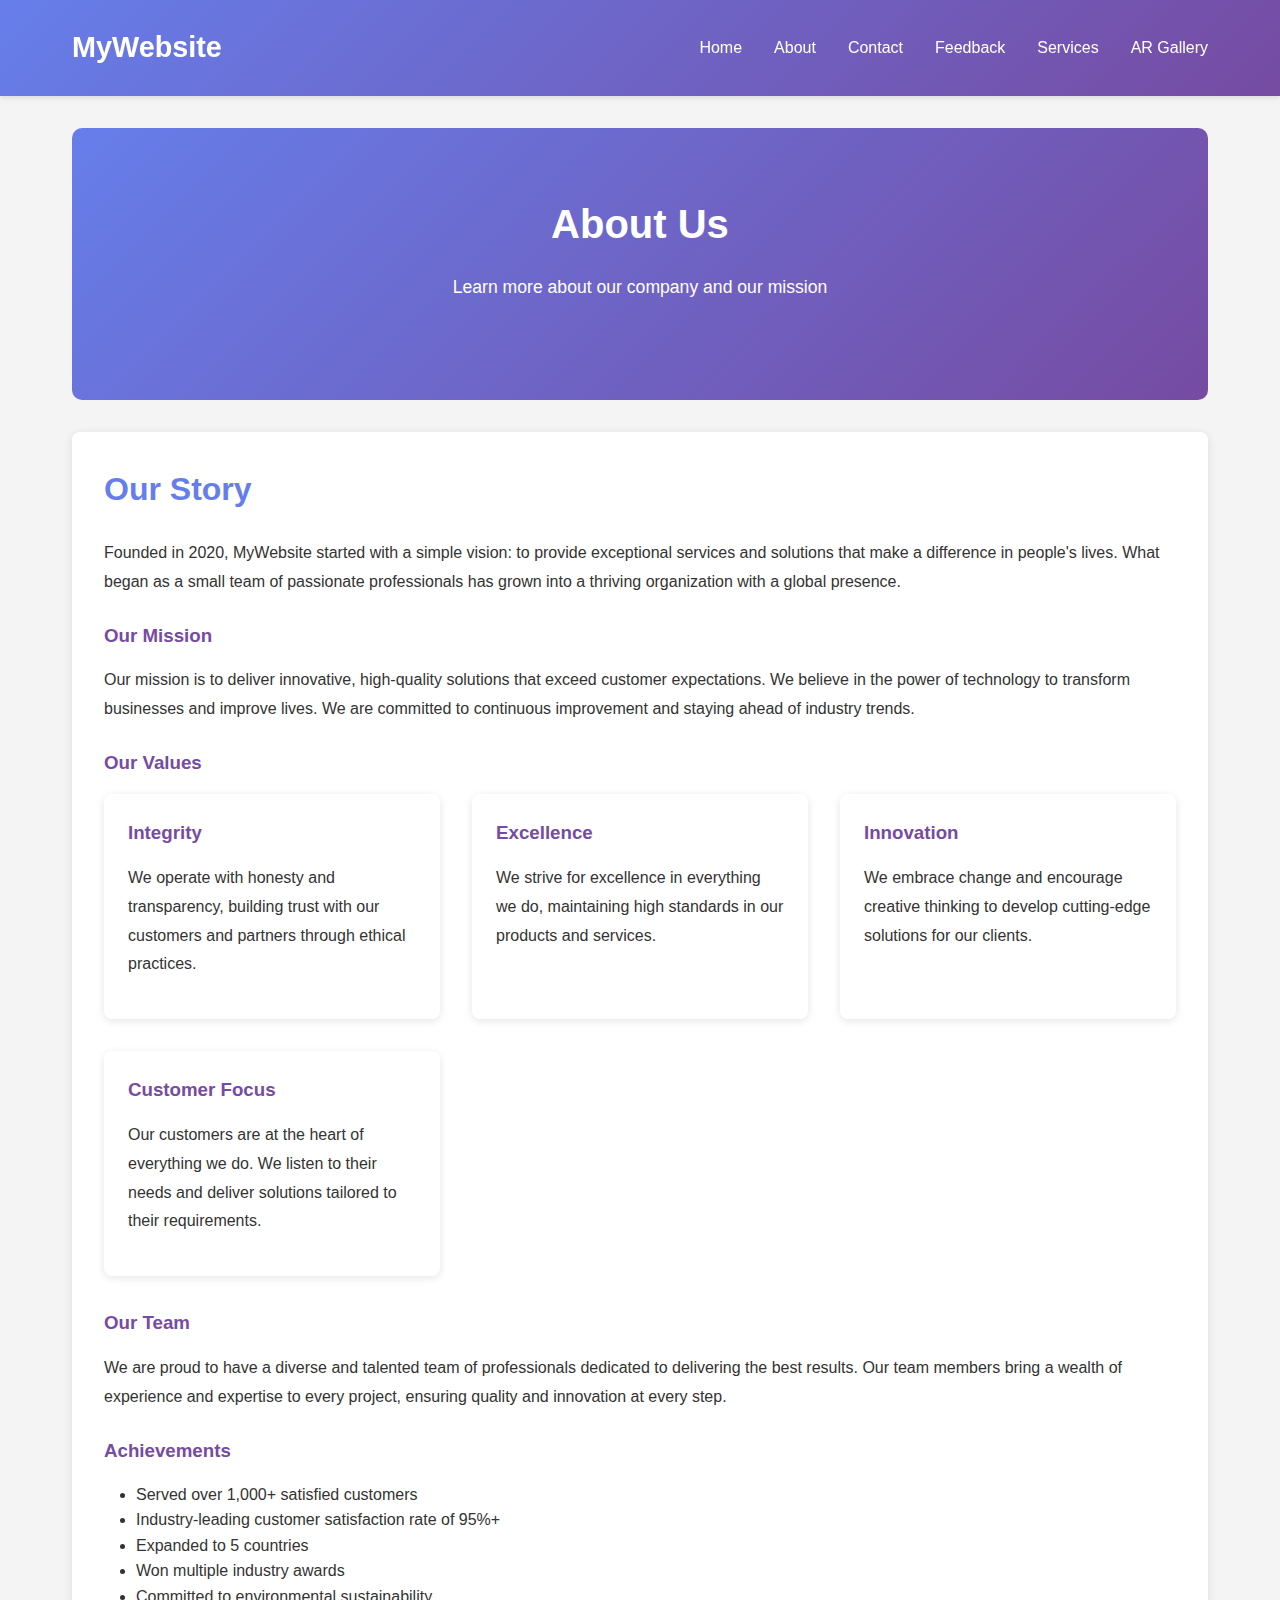
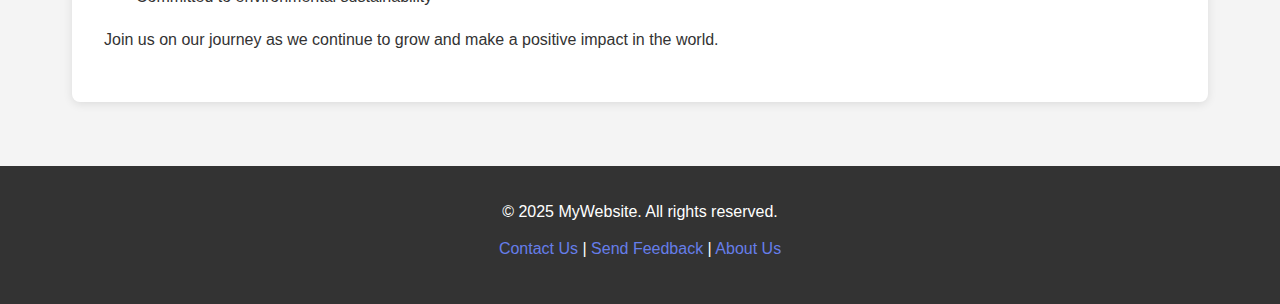
<file: about.html>
<!DOCTYPE html>
<html lang="en">
<head>
    <meta charset="UTF-8">
    <meta name="viewport" content="width=device-width, initial-scale=1.0">
    <title>About Us - Our Story and Mission</title>
    <link rel="stylesheet" href="style.css">
</head>
<body>
    <header>
        <nav>
            <a href="index.html" class="logo">MyWebsite</a>
            <ul>
                <li><a href="index.html">Home</a></li>
                <li><a href="about.html">About</a></li>
                <li><a href="contact.html">Contact</a></li>
                <li><a href="feedback.html">Feedback</a></li>
                <li><a href="services.html">Services</a></li>
                <li><a href="ar-gallery.html">AR Gallery</a></li>
            </ul>
        </nav>
    </header>

    <div class="container">
        <section class="hero">
            <h1>About Us</h1>
            <p>Learn more about our company and our mission</p>
        </section>

        <main>
            <h2>Our Story</h2>
            <p>Founded in 2020, MyWebsite started with a simple vision: to provide exceptional services and solutions that make a difference in people's lives. What began as a small team of passionate professionals has grown into a thriving organization with a global presence.</p>

            <h3>Our Mission</h3>
            <p>Our mission is to deliver innovative, high-quality solutions that exceed customer expectations. We believe in the power of technology to transform businesses and improve lives. We are committed to continuous improvement and staying ahead of industry trends.</p>

            <h3>Our Values</h3>
            <div class="cards-container">
                <div class="card">
                    <h3>Integrity</h3>
                    <p>We operate with honesty and transparency, building trust with our customers and partners through ethical practices.</p>
                </div>
                <div class="card">
                    <h3>Excellence</h3>
                    <p>We strive for excellence in everything we do, maintaining high standards in our products and services.</p>
                </div>
                <div class="card">
                    <h3>Innovation</h3>
                    <p>We embrace change and encourage creative thinking to develop cutting-edge solutions for our clients.</p>
                </div>
                <div class="card">
                    <h3>Customer Focus</h3>
                    <p>Our customers are at the heart of everything we do. We listen to their needs and deliver solutions tailored to their requirements.</p>
                </div>
            </div>

            <h3>Our Team</h3>
            <p>We are proud to have a diverse and talented team of professionals dedicated to delivering the best results. Our team members bring a wealth of experience and expertise to every project, ensuring quality and innovation at every step.</p>

            <h3>Achievements</h3>
            <ul style="margin-left: 2rem; margin-bottom: 1rem;">
                <li>Served over 1,000+ satisfied customers</li>
                <li>Industry-leading customer satisfaction rate of 95%+</li>
                <li>Expanded to 5 countries</li>
                <li>Won multiple industry awards</li>
                <li>Committed to environmental sustainability</li>
            </ul>

            <p>Join us on our journey as we continue to grow and make a positive impact in the world.</p>
        </main>
    </div>

    <footer>
        <p>&copy; 2025 MyWebsite. All rights reserved.</p>
        <p><a href="contact.html">Contact Us</a> | <a href="feedback.html">Send Feedback</a> | <a href="about.html">About Us</a></p>
    </footer>
</body>
</html>
</file>
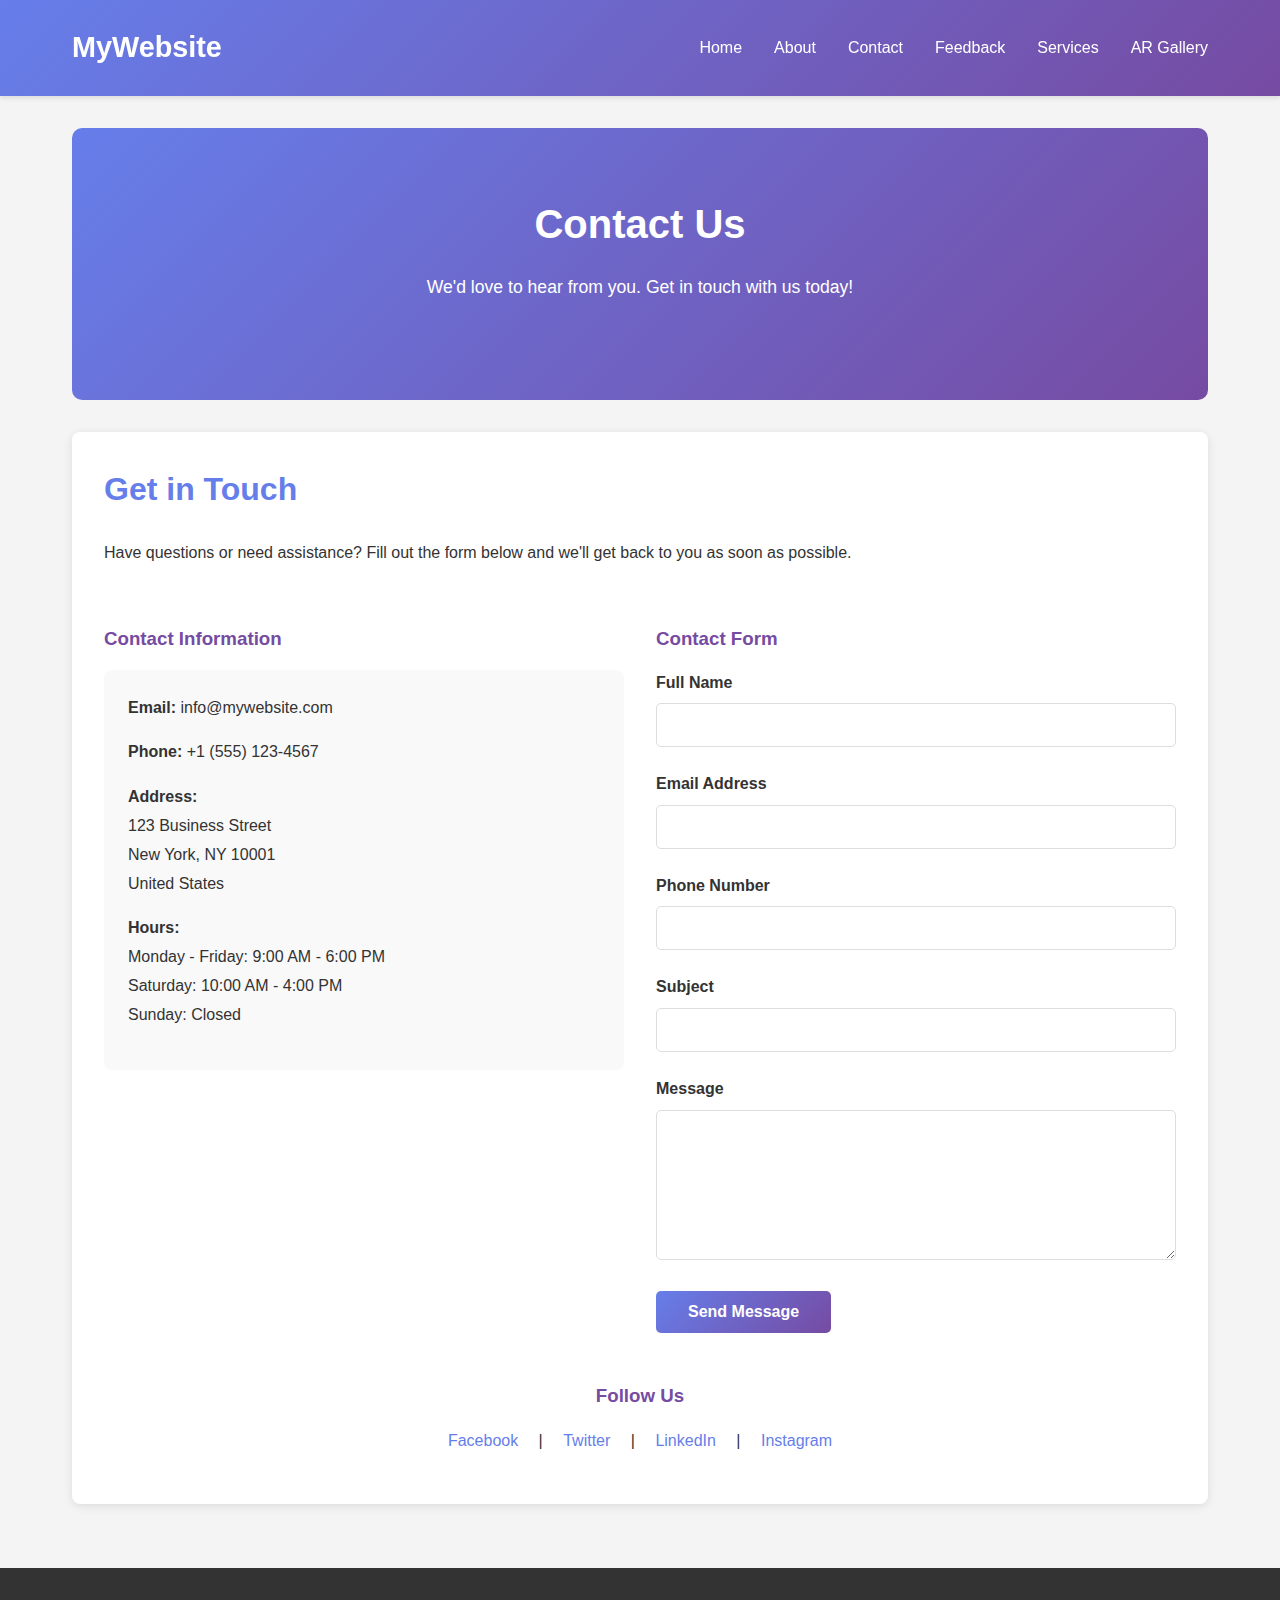
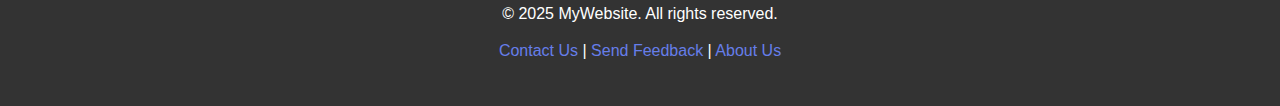
<file: contact.html>
<!DOCTYPE html>
<html lang="en">
<head>
    <meta charset="UTF-8">
    <meta name="viewport" content="width=device-width, initial-scale=1.0">
    <title>Contact Us - Get in Touch</title>
    <link rel="stylesheet" href="style.css">
</head>
<body>
    <header>
        <nav>
            <a href="index.html" class="logo">MyWebsite</a>
            <ul>
                <li><a href="index.html">Home</a></li>
                <li><a href="about.html">About</a></li>
                <li><a href="contact.html">Contact</a></li>
                <li><a href="feedback.html">Feedback</a></li>
                <li><a href="services.html">Services</a></li>
                <li><a href="ar-gallery.html">AR Gallery</a></li>
            </ul>
        </nav>
    </header>

    <div class="container">
        <section class="hero">
            <h1>Contact Us</h1>
            <p>We'd love to hear from you. Get in touch with us today!</p>
        </section>

        <main>
            <h2>Get in Touch</h2>
            <p>Have questions or need assistance? Fill out the form below and we'll get back to you as soon as possible.</p>

            <div style="display: grid; grid-template-columns: 1fr 1fr; gap: 2rem; margin: 2rem 0;">
                <div>
                    <h3>Contact Information</h3>
                    <div style="background: #f9f9f9; padding: 1.5rem; border-radius: 8px;">
                        <p><strong>Email:</strong> info@mywebsite.com</p>
                        <p><strong>Phone:</strong> +1 (555) 123-4567</p>
                        <p><strong>Address:</strong><br>
                        123 Business Street<br>
                        New York, NY 10001<br>
                        United States</p>
                        <p><strong>Hours:</strong><br>
                        Monday - Friday: 9:00 AM - 6:00 PM<br>
                        Saturday: 10:00 AM - 4:00 PM<br>
                        Sunday: Closed</p>
                    </div>
                </div>

                <div>
                    <h3>Contact Form</h3>
                    <form>
                        <div class="form-group">
                            <label for="name">Full Name</label>
                            <input type="text" id="name" name="name" required>
                        </div>
                        <div class="form-group">
                            <label for="email">Email Address</label>
                            <input type="email" id="email" name="email" required>
                        </div>
                        <div class="form-group">
                            <label for="phone">Phone Number</label>
                            <input type="text" id="phone" name="phone">
                        </div>
                        <div class="form-group">
                            <label for="subject">Subject</label>
                            <input type="text" id="subject" name="subject" required>
                        </div>
                        <div class="form-group">
                            <label for="message">Message</label>
                            <textarea id="message" name="message" required></textarea>
                        </div>
                        <button type="submit">Send Message</button>
                    </form>
                </div>
            </div>

            <h3 style="text-align: center; margin-top: 3rem;">Follow Us</h3>
            <p style="text-align: center;">
                <a href="#" style="margin: 0 1rem; color: #667eea; text-decoration: none;">Facebook</a> |
                <a href="#" style="margin: 0 1rem; color: #667eea; text-decoration: none;">Twitter</a> |
                <a href="#" style="margin: 0 1rem; color: #667eea; text-decoration: none;">LinkedIn</a> |
                <a href="#" style="margin: 0 1rem; color: #667eea; text-decoration: none;">Instagram</a>
            </p>
        </main>
    </div>

    <footer>
        <p>&copy; 2025 MyWebsite. All rights reserved.</p>
        <p><a href="contact.html">Contact Us</a> | <a href="feedback.html">Send Feedback</a> | <a href="about.html">About Us</a></p>
    </footer>
</body>
</html>
</file>
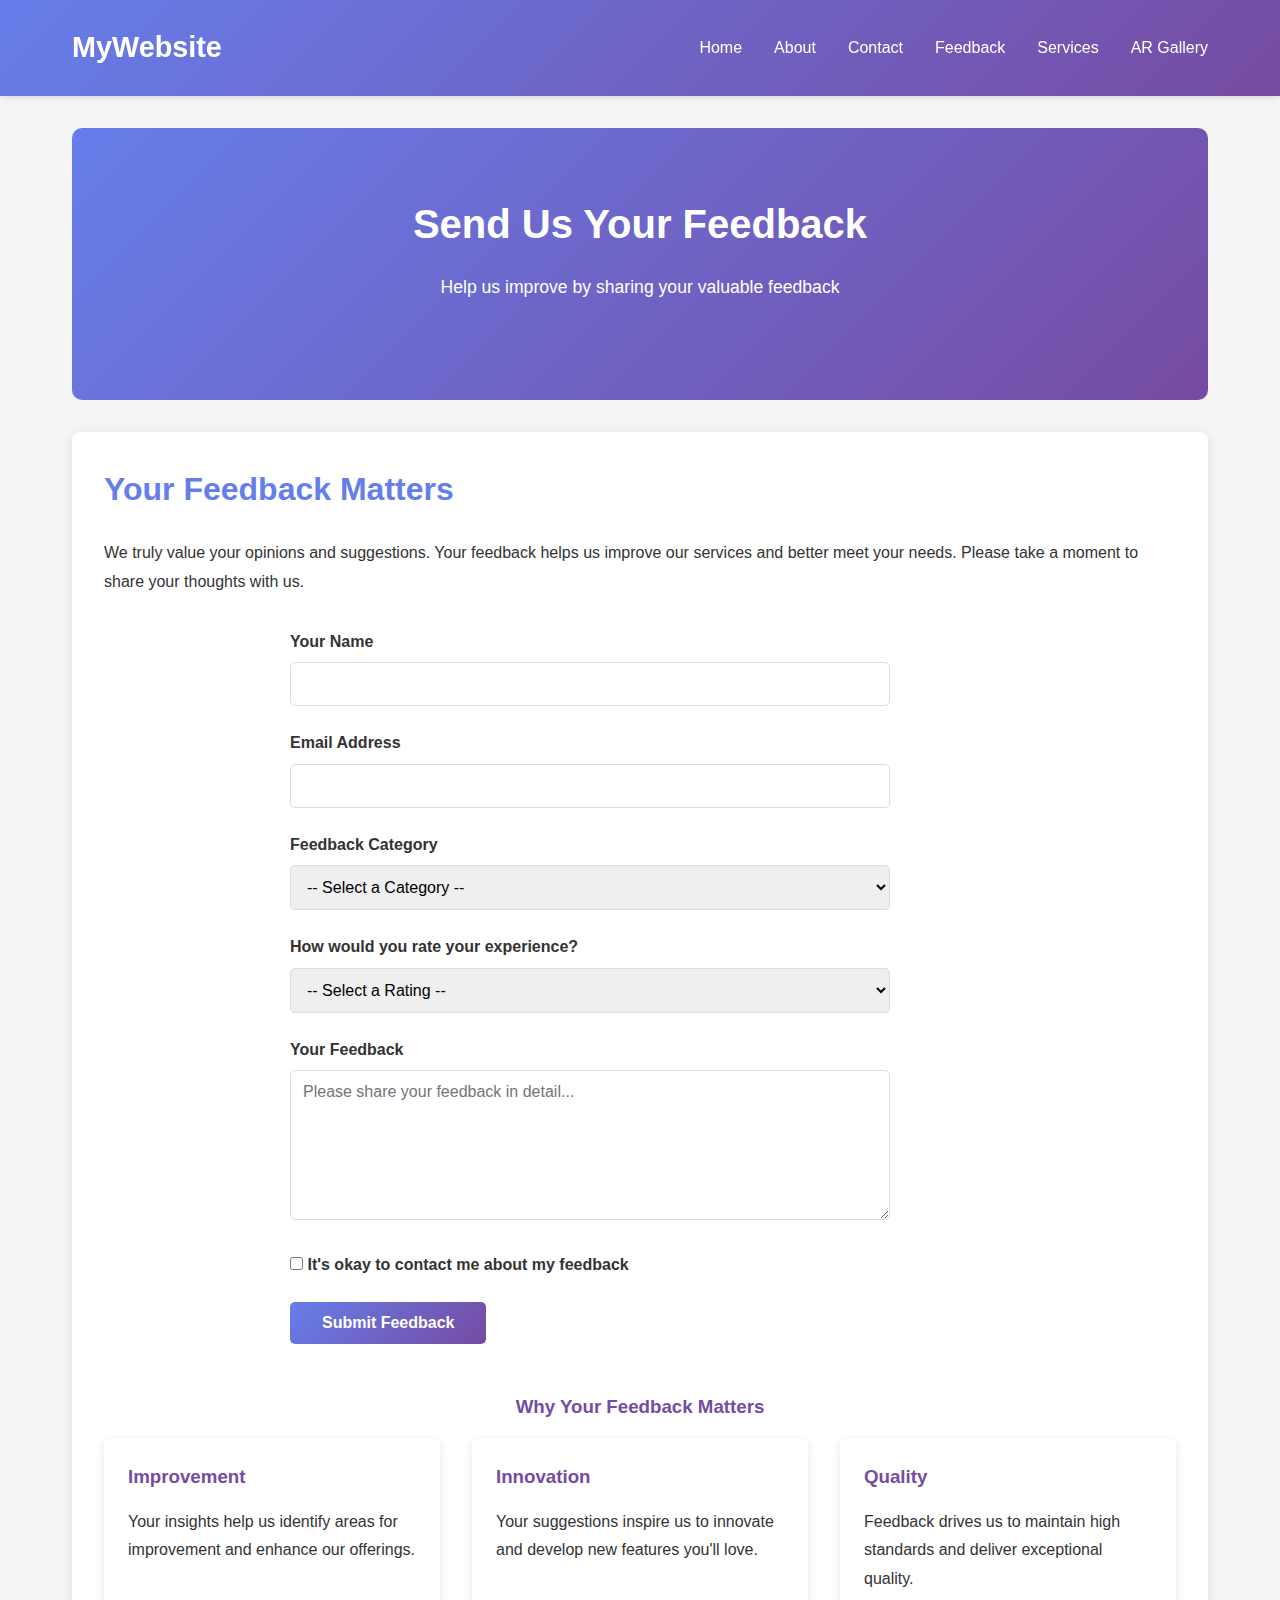
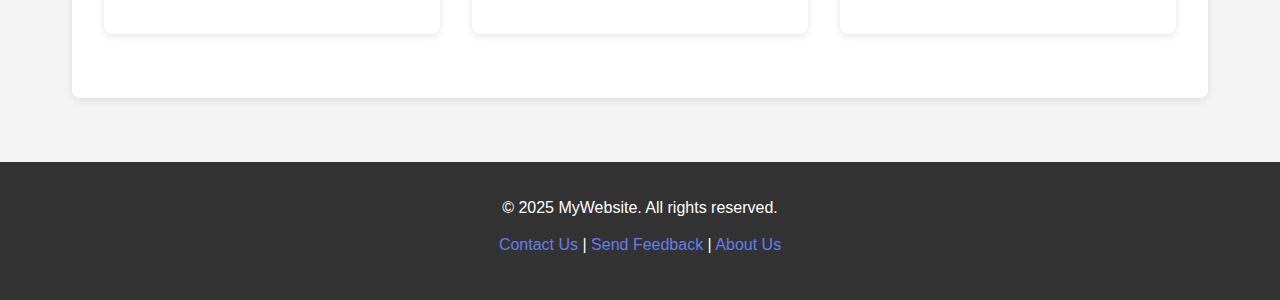
<file: feedback.html>
<!DOCTYPE html>
<html lang="en">
<head>
    <meta charset="UTF-8">
    <meta name="viewport" content="width=device-width, initial-scale=1.0">
    <title>Feedback - Share Your Thoughts</title>
    <link rel="stylesheet" href="style.css">
</head>
<body>
    <header>
        <nav>
            <a href="index.html" class="logo">MyWebsite</a>
            <ul>
                <li><a href="index.html">Home</a></li>
                <li><a href="about.html">About</a></li>
                <li><a href="contact.html">Contact</a></li>
                <li><a href="feedback.html">Feedback</a></li>
                <li><a href="services.html">Services</a></li>
                <li><a href="ar-gallery.html">AR Gallery</a></li>
            </ul>
        </nav>
    </header>

    <div class="container">
        <section class="hero">
            <h1>Send Us Your Feedback</h1>
            <p>Help us improve by sharing your valuable feedback</p>
        </section>

        <main>
            <h2>Your Feedback Matters</h2>
            <p>We truly value your opinions and suggestions. Your feedback helps us improve our services and better meet your needs. Please take a moment to share your thoughts with us.</p>

            <div style="max-width: 700px; margin: 2rem auto;">
                <form>
                    <div class="form-group">
                        <label for="feedback-name">Your Name</label>
                        <input type="text" id="feedback-name" name="name" required>
                    </div>

                    <div class="form-group">
                        <label for="feedback-email">Email Address</label>
                        <input type="email" id="feedback-email" name="email" required>
                    </div>

                    <div class="form-group">
                        <label for="category">Feedback Category</label>
                        <select id="category" name="category" required>
                            <option value="">-- Select a Category --</option>
                            <option value="product">Product/Service Quality</option>
                            <option value="customer-service">Customer Service</option>
                            <option value="website">Website Experience</option>
                            <option value="pricing">Pricing</option>
                            <option value="other">Other</option>
                        </select>
                    </div>

                    <div class="form-group">
                        <label for="rating">How would you rate your experience?</label>
                        <select id="rating" name="rating" required>
                            <option value="">-- Select a Rating --</option>
                            <option value="5">Excellent (5/5)</option>
                            <option value="4">Very Good (4/5)</option>
                            <option value="3">Good (3/5)</option>
                            <option value="2">Fair (2/5)</option>
                            <option value="1">Poor (1/5)</option>
                        </select>
                    </div>

                    <div class="form-group">
                        <label for="feedback-message">Your Feedback</label>
                        <textarea id="feedback-message" name="message" placeholder="Please share your feedback in detail..." required></textarea>
                    </div>

                    <div class="form-group">
                        <label for="allow-contact">
                            <input type="checkbox" id="allow-contact" name="allow_contact"> 
                            It's okay to contact me about my feedback
                        </label>
                    </div>

                    <button type="submit">Submit Feedback</button>
                </form>
            </div>

            <h3 style="text-align: center; margin-top: 3rem;">Why Your Feedback Matters</h3>
            <div class="cards-container">
                <div class="card">
                    <h3>Improvement</h3>
                    <p>Your insights help us identify areas for improvement and enhance our offerings.</p>
                </div>
                <div class="card">
                    <h3>Innovation</h3>
                    <p>Your suggestions inspire us to innovate and develop new features you'll love.</p>
                </div>
                <div class="card">
                    <h3>Quality</h3>
                    <p>Feedback drives us to maintain high standards and deliver exceptional quality.</p>
                </div>
            </div>
        </main>
    </div>

    <footer>
        <p>&copy; 2025 MyWebsite. All rights reserved.</p>
        <p><a href="contact.html">Contact Us</a> | <a href="feedback.html">Send Feedback</a> | <a href="about.html">About Us</a></p>
    </footer>
</body>
</html>
</file>
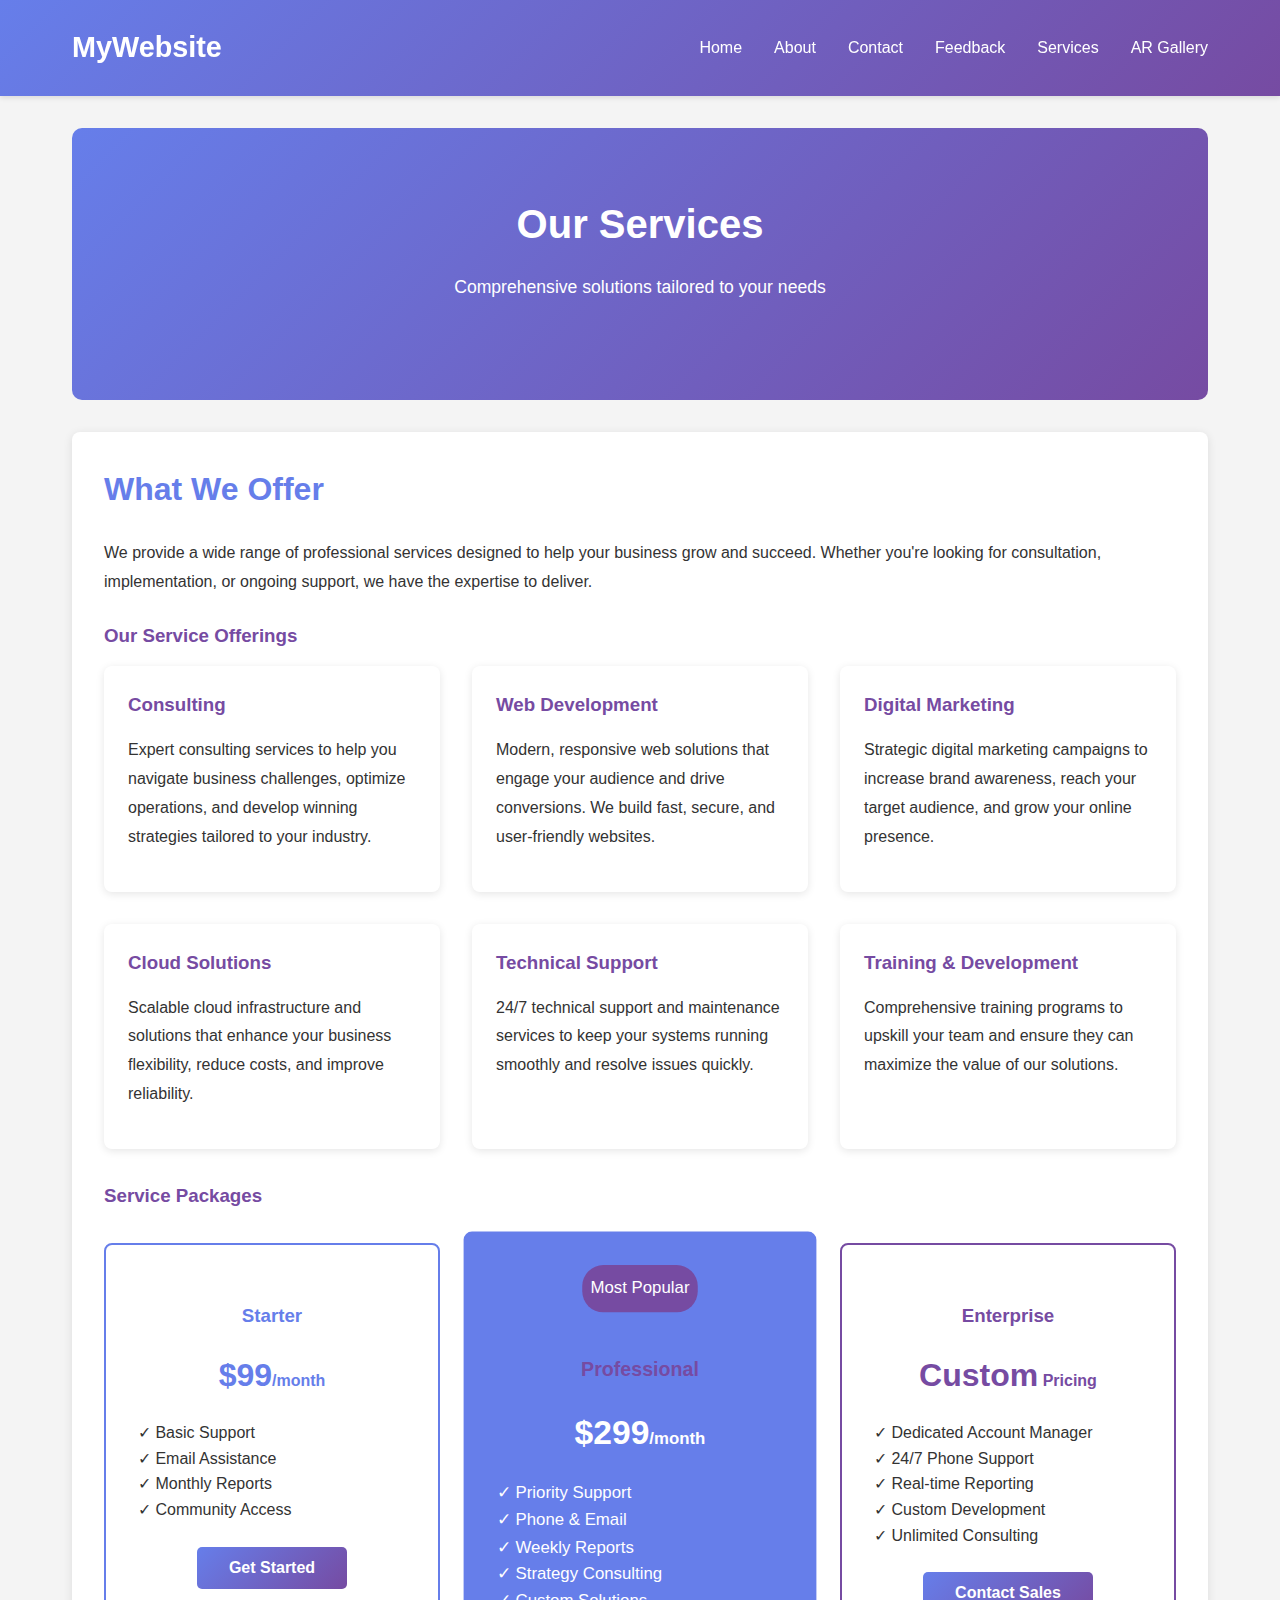
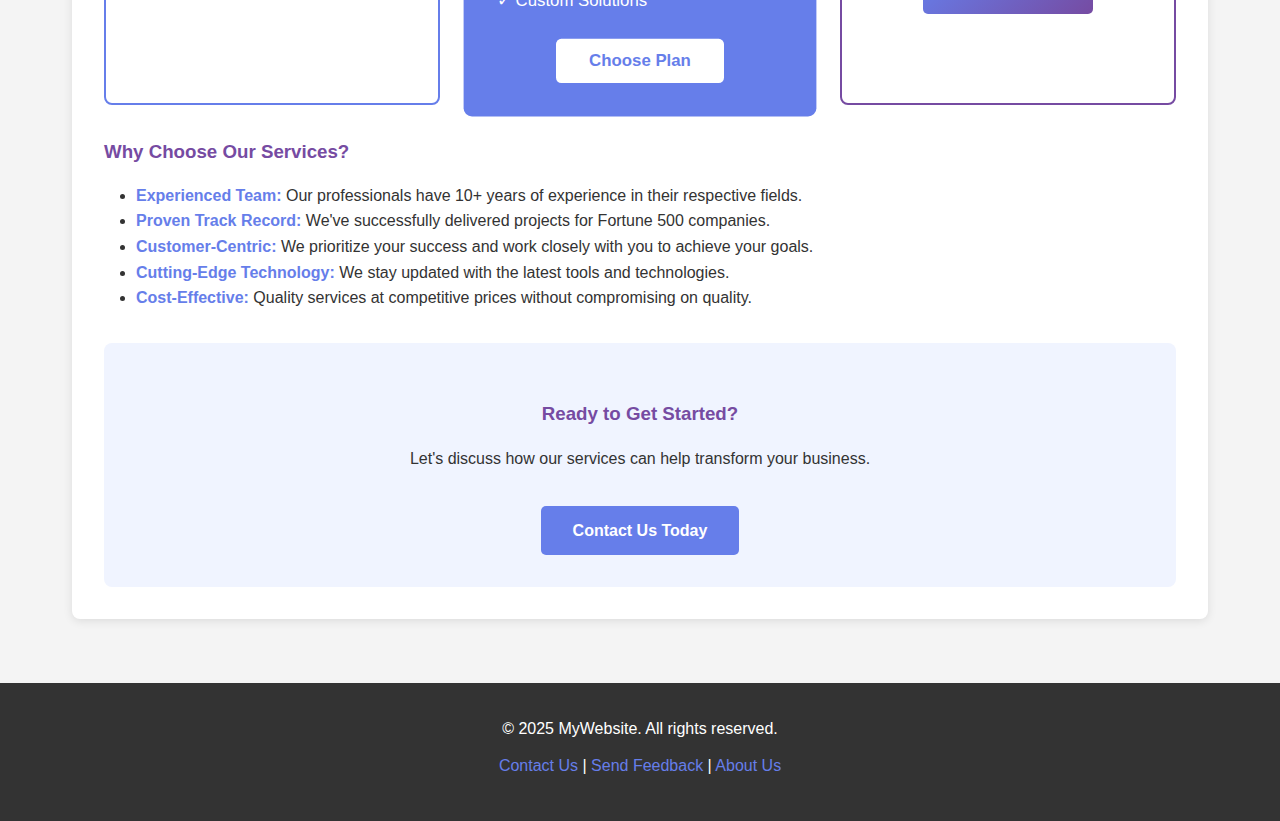
<file: services.html>
<!DOCTYPE html>
<html lang="en">
<head>
    <meta charset="UTF-8">
    <meta name="viewport" content="width=device-width, initial-scale=1.0">
    <title>Services - What We Offer</title>
    <link rel="stylesheet" href="style.css">
</head>
<body>
    <header>
        <nav>
            <a href="index.html" class="logo">MyWebsite</a>
            <ul>
                <li><a href="index.html">Home</a></li>
                <li><a href="about.html">About</a></li>
                <li><a href="contact.html">Contact</a></li>
                <li><a href="feedback.html">Feedback</a></li>
                <li><a href="services.html">Services</a></li>
                <li><a href="ar-gallery.html">AR Gallery</a></li>
            </ul>
        </nav>
    </header>

    <div class="container">
        <section class="hero">
            <h1>Our Services</h1>
            <p>Comprehensive solutions tailored to your needs</p>
        </section>

        <main>
            <h2>What We Offer</h2>
            <p>We provide a wide range of professional services designed to help your business grow and succeed. Whether you're looking for consultation, implementation, or ongoing support, we have the expertise to deliver.</p>

            <h3>Our Service Offerings</h3>
            <div class="cards-container">
                <div class="card">
                    <h3>Consulting</h3>
                    <p>Expert consulting services to help you navigate business challenges, optimize operations, and develop winning strategies tailored to your industry.</p>
                </div>

                <div class="card">
                    <h3>Web Development</h3>
                    <p>Modern, responsive web solutions that engage your audience and drive conversions. We build fast, secure, and user-friendly websites.</p>
                </div>

                <div class="card">
                    <h3>Digital Marketing</h3>
                    <p>Strategic digital marketing campaigns to increase brand awareness, reach your target audience, and grow your online presence.</p>
                </div>

                <div class="card">
                    <h3>Cloud Solutions</h3>
                    <p>Scalable cloud infrastructure and solutions that enhance your business flexibility, reduce costs, and improve reliability.</p>
                </div>

                <div class="card">
                    <h3>Technical Support</h3>
                    <p>24/7 technical support and maintenance services to keep your systems running smoothly and resolve issues quickly.</p>
                </div>

                <div class="card">
                    <h3>Training & Development</h3>
                    <p>Comprehensive training programs to upskill your team and ensure they can maximize the value of our solutions.</p>
                </div>
            </div>

            <h3>Service Packages</h3>
            <div style="display: grid; grid-template-columns: repeat(auto-fit, minmax(300px, 1fr)); gap: 2rem; margin: 2rem 0;">
                <div style="background: white; border: 2px solid #667eea; border-radius: 8px; padding: 2rem; text-align: center;">
                    <h3 style="color: #667eea;">Starter</h3>
                    <p style="font-size: 2rem; font-weight: bold; color: #667eea;">$99<span style="font-size: 1rem;">/month</span></p>
                    <ul style="list-style: none; text-align: left;">
                        <li>✓ Basic Support</li>
                        <li>✓ Email Assistance</li>
                        <li>✓ Monthly Reports</li>
                        <li>✓ Community Access</li>
                    </ul>
                    <button style="margin-top: 1.5rem;">Get Started</button>
                </div>

                <div style="background: #667eea; color: white; border-radius: 8px; padding: 2rem; text-align: center; transform: scale(1.05);">
                    <p style="background: #764ba2; padding: 0.5rem; border-radius: 20px; display: inline-block; margin-bottom: 1rem;">Most Popular</p>
                    <h3>Professional</h3>
                    <p style="font-size: 2rem; font-weight: bold;">$299<span style="font-size: 1rem;">/month</span></p>
                    <ul style="list-style: none; text-align: left;">
                        <li>✓ Priority Support</li>
                        <li>✓ Phone & Email</li>
                        <li>✓ Weekly Reports</li>
                        <li>✓ Strategy Consulting</li>
                        <li>✓ Custom Solutions</li>
                    </ul>
                    <button style="margin-top: 1.5rem; background: white; color: #667eea;">Choose Plan</button>
                </div>

                <div style="background: white; border: 2px solid #764ba2; border-radius: 8px; padding: 2rem; text-align: center;">
                    <h3 style="color: #764ba2;">Enterprise</h3>
                    <p style="font-size: 2rem; font-weight: bold; color: #764ba2;">Custom<span style="font-size: 1rem;"> Pricing</span></p>
                    <ul style="list-style: none; text-align: left;">
                        <li>✓ Dedicated Account Manager</li>
                        <li>✓ 24/7 Phone Support</li>
                        <li>✓ Real-time Reporting</li>
                        <li>✓ Custom Development</li>
                        <li>✓ Unlimited Consulting</li>
                    </ul>
                    <button style="margin-top: 1.5rem;">Contact Sales</button>
                </div>
            </div>

            <h3>Why Choose Our Services?</h3>
            <ul style="margin-left: 2rem; margin-bottom: 1rem;">
                <li><span class="highlight">Experienced Team:</span> Our professionals have 10+ years of experience in their respective fields.</li>
                <li><span class="highlight">Proven Track Record:</span> We've successfully delivered projects for Fortune 500 companies.</li>
                <li><span class="highlight">Customer-Centric:</span> We prioritize your success and work closely with you to achieve your goals.</li>
                <li><span class="highlight">Cutting-Edge Technology:</span> We stay updated with the latest tools and technologies.</li>
                <li><span class="highlight">Cost-Effective:</span> Quality services at competitive prices without compromising on quality.</li>
            </ul>

            <div style="background: #f0f4ff; padding: 2rem; border-radius: 8px; margin-top: 2rem; text-align: center;">
                <h3>Ready to Get Started?</h3>
                <p>Let's discuss how our services can help transform your business.</p>
                <a href="contact.html" style="display: inline-block; background: #667eea; color: white; padding: 0.75rem 2rem; border-radius: 5px; text-decoration: none; font-weight: 600; margin-top: 1rem;">Contact Us Today</a>
            </div>
        </main>
    </div>

    <footer>
        <p>&copy; 2025 MyWebsite. All rights reserved.</p>
        <p><a href="contact.html">Contact Us</a> | <a href="feedback.html">Send Feedback</a> | <a href="about.html">About Us</a></p>
    </footer>
</body>
</html>
</file>
<file: style.css>
* {
    margin: 0;
    padding: 0;
    box-sizing: border-box;
}

body {
    font-family: 'Segoe UI', Tahoma, Geneva, Verdana, sans-serif;
    line-height: 1.6;
    color: #333;
    background-color: #f4f4f4;
}

/* Header and Navigation */
header {
    background: linear-gradient(135deg, #667eea 0%, #764ba2 100%);
    padding: 0;
    box-shadow: 0 2px 5px rgba(0, 0, 0, 0.1);
    position: sticky;
    top: 0;
    z-index: 100;
}

nav {
    display: flex;
    justify-content: space-between;
    align-items: center;
    padding: 1rem 2rem;
    max-width: 1200px;
    margin: 0 auto;
}

.logo {
    font-size: 1.8rem;
    font-weight: bold;
    color: white;
    text-decoration: none;
}

nav ul {
    list-style: none;
    display: flex;
    gap: 2rem;
}

nav a {
    color: white;
    text-decoration: none;
    font-weight: 500;
    transition: color 0.3s ease;
    padding: 0.5rem 0;
    border-bottom: 2px solid transparent;
}

nav a:hover {
    color: #ffd700;
    border-bottom: 2px solid #ffd700;
}

/* Main Container */
.container {
    max-width: 1200px;
    margin: 0 auto;
    padding: 2rem;
}

/* Hero Section */
.hero {
    background: linear-gradient(135deg, #667eea 0%, #764ba2 100%);
    color: white;
    padding: 4rem 2rem;
    text-align: center;
    border-radius: 10px;
    margin-bottom: 2rem;
}

.hero h1 {
    font-size: 2.5rem;
    margin-bottom: 1rem;
}

.hero p {
    font-size: 1.1rem;
    margin-bottom: 2rem;
}

/* Content Section */
main {
    background: white;
    padding: 2rem;
    border-radius: 8px;
    box-shadow: 0 2px 10px rgba(0, 0, 0, 0.1);
    min-height: 400px;
}

h2 {
    color: #667eea;
    margin-bottom: 1.5rem;
    font-size: 2rem;
}

h3 {
    color: #764ba2;
    margin-top: 1.5rem;
    margin-bottom: 1rem;
}

p {
    margin-bottom: 1rem;
    line-height: 1.8;
}

/* Form Styles */
form {
    max-width: 600px;
}

.form-group {
    margin-bottom: 1.5rem;
}

label {
    display: block;
    margin-bottom: 0.5rem;
    font-weight: 600;
    color: #333;
}

input[type="text"],
input[type="email"],
input[type="number"],
textarea,
select {
    width: 100%;
    padding: 0.75rem;
    border: 1px solid #ddd;
    border-radius: 5px;
    font-size: 1rem;
    font-family: inherit;
    transition: border-color 0.3s ease;
}

input:focus,
textarea:focus,
select:focus {
    outline: none;
    border-color: #667eea;
    box-shadow: 0 0 5px rgba(102, 126, 234, 0.3);
}

textarea {
    resize: vertical;
    min-height: 150px;
}

button {
    background: linear-gradient(135deg, #667eea 0%, #764ba2 100%);
    color: white;
    padding: 0.75rem 2rem;
    border: none;
    border-radius: 5px;
    font-size: 1rem;
    font-weight: 600;
    cursor: pointer;
    transition: transform 0.2s ease, box-shadow 0.2s ease;
}

button:hover {
    transform: translateY(-2px);
    box-shadow: 0 5px 15px rgba(102, 126, 234, 0.4);
}

button:active {
    transform: translateY(0);
}

/* Cards */
.cards-container {
    display: grid;
    grid-template-columns: repeat(auto-fit, minmax(250px, 1fr));
    gap: 2rem;
    margin-bottom: 2rem;
}

.card {
    background: white;
    padding: 1.5rem;
    border-radius: 8px;
    box-shadow: 0 2px 8px rgba(0, 0, 0, 0.1);
    transition: transform 0.3s ease, box-shadow 0.3s ease;
}

.card:hover {
    transform: translateY(-5px);
    box-shadow: 0 5px 15px rgba(0, 0, 0, 0.2);
}

.card h3 {
    margin-top: 0;
}

/* Footer */
footer {
    background: #333;
    color: white;
    text-align: center;
    padding: 2rem;
    margin-top: 2rem;
}

footer p {
    margin-bottom: 0.5rem;
}

footer a {
    color: #667eea;
    text-decoration: none;
}

footer a:hover {
    text-decoration: underline;
}

/* Responsive Design */
@media (max-width: 768px) {
    nav ul {
        gap: 1rem;
        font-size: 0.9rem;
    }

    .hero h1 {
        font-size: 1.8rem;
    }

    main {
        padding: 1rem;
    }

    .container {
        padding: 1rem;
    }

    nav {
        padding: 1rem;
    }
}

/* AR Section Styles */
.ar-container {
    position: relative;
    width: 100%;
    height: 400px;
    background: linear-gradient(135deg, #667eea 0%, #764ba2 100%);
    border-radius: 10px;
    overflow: hidden;
    margin: 2rem 0;
    display: flex;
    align-items: center;
    justify-content: center;
}

.ar-canvas {
    width: 100%;
    height: 100%;
    border-radius: 10px;
}

.ar-button {
    background: white;
    color: #667eea;
    padding: 0.5rem 1.5rem;
    border: none;
    border-radius: 5px;
    font-weight: 600;
    cursor: pointer;
    margin: 0.5rem;
    transition: all 0.3s ease;
}

.ar-button:hover {
    transform: scale(1.05);
    box-shadow: 0 2px 10px rgba(0, 0, 0, 0.2);
}

.ar-info {
    background: #f0f4ff;
    border-left: 4px solid #667eea;
    padding: 1.5rem;
    border-radius: 5px;
    margin: 1.5rem 0;
}

.ar-info h4 {
    color: #667eea;
    margin-bottom: 0.5rem;
}

/* Hero Image */
.hero-image {
    width: 100%;
    height: 250px;
    object-fit: cover;
    border-radius: 10px;
    margin-bottom: 2rem;
    box-shadow: 0 5px 15px rgba(0, 0, 0, 0.2);
}

/* 3D Object Container */
.object-3d {
    background: white;
    padding: 1.5rem;
    border-radius: 8px;
    margin: 1.5rem 0;
    box-shadow: 0 2px 8px rgba(0, 0, 0, 0.1);
    text-align: center;
}

.rotation-animation {
    animation: spin 8s linear infinite;
}

@keyframes spin {
    0% { transform: rotateY(0deg); }
    100% { transform: rotateY(360deg); }
}

/* Interactive AR Elements */
.ar-demo {
    display: grid;
    grid-template-columns: repeat(auto-fit, minmax(200px, 1fr));
    gap: 1.5rem;
    margin: 2rem 0;
}

.ar-item {
    background: linear-gradient(135deg, #667eea 0%, #764ba2 100%);
    color: white;
    padding: 2rem;
    border-radius: 10px;
    cursor: pointer;
    transition: transform 0.3s ease, box-shadow 0.3s ease;
    text-align: center;
}

.ar-item:hover {
    transform: translateY(-10px) scale(1.05);
    box-shadow: 0 10px 25px rgba(102, 126, 234, 0.4);
}

.ar-item-icon {
    font-size: 3rem;
    margin-bottom: 1rem;
}

/* Utility Classes */
.text-center {
    text-align: center;
}

.mt-2 {
    margin-top: 1.5rem;
}

.mb-2 {
    margin-bottom: 1.5rem;
}

.highlight {
    color: #667eea;
    font-weight: 600;
}
</file>
